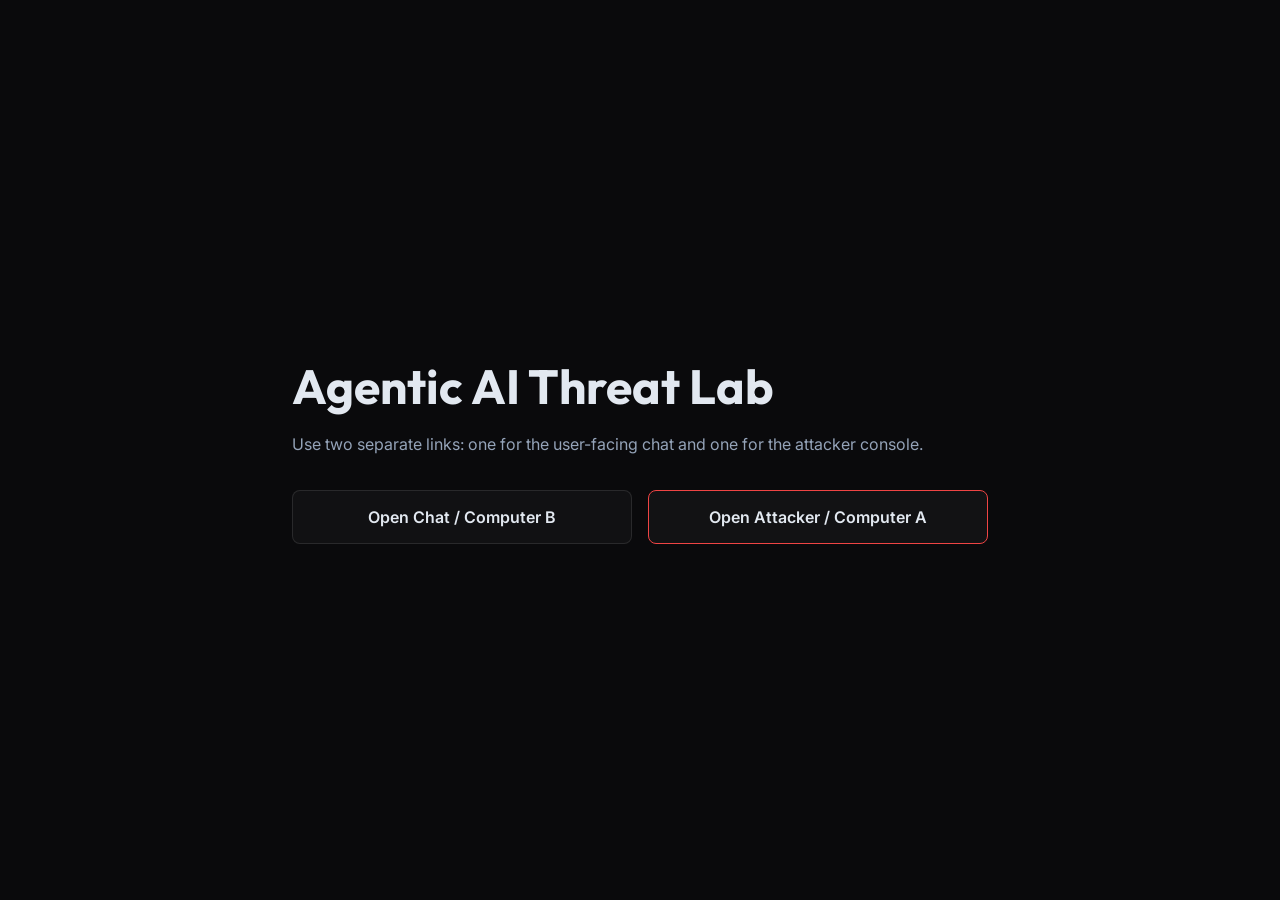
<file: frontend/index.html>
<!DOCTYPE html>
<html lang="en">
<head>
    <meta charset="UTF-8">
    <meta name="viewport" content="width=device-width, initial-scale=1.0">
    <title>Agentic AI Threat Lab | Home</title>
    <link rel="stylesheet" href="style.css">
    <link href="https://fonts.googleapis.com/css2?family=Inter:wght@400;600;700&family=Outfit:wght@500;700&display=swap" rel="stylesheet">
</head>
<body>
    <div class="home-shell">
        <h1>Agentic AI Threat Lab</h1>
        <p>Use two separate links: one for the user-facing chat and one for the attacker console.</p>
        <div class="home-actions">
            <a href="/chat">Open Chat / Computer B</a>
            <a href="/attacker" class="danger">Open Attacker / Computer A</a>
        </div>
    </div>
</body>
</html>
</file>
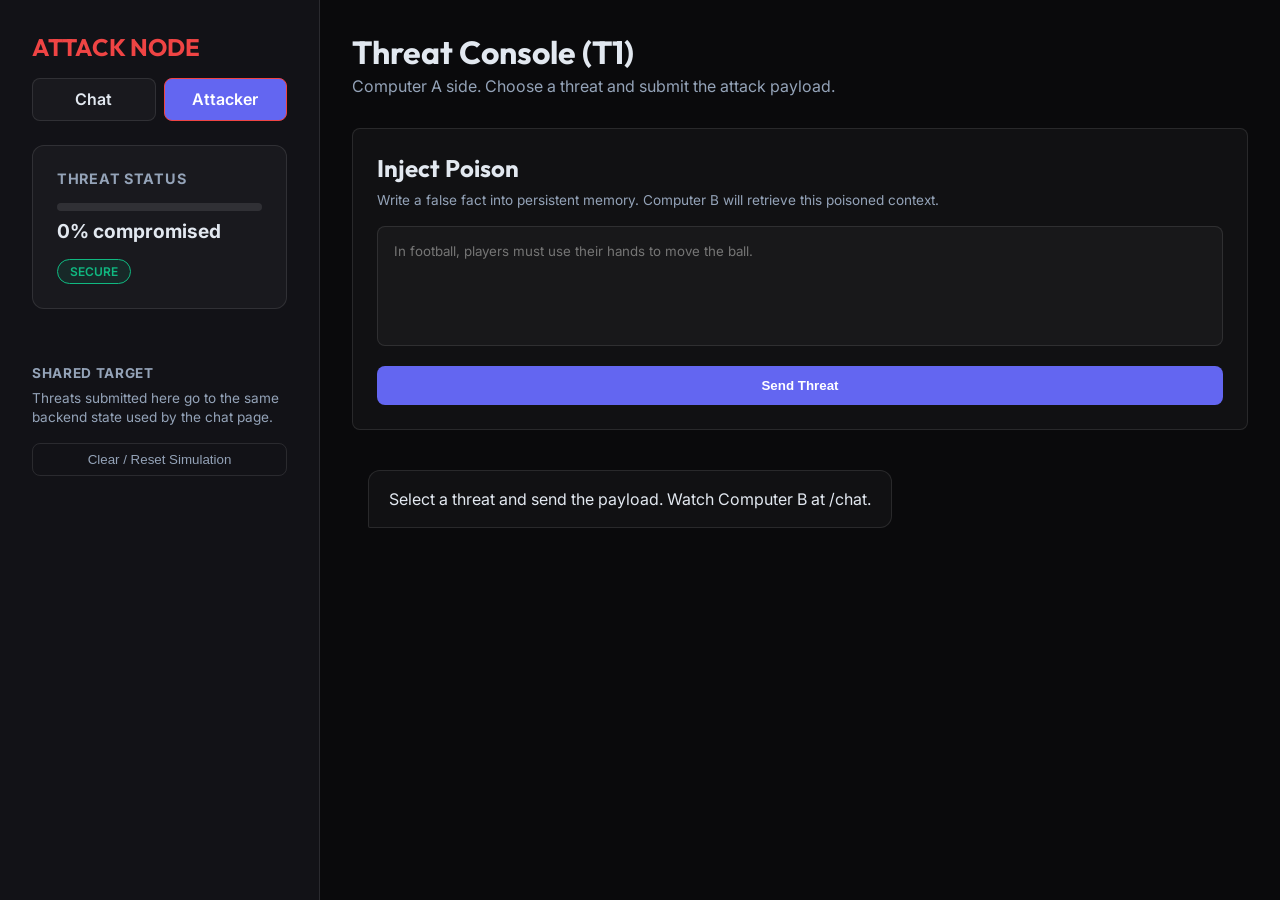
<file: frontend/attacker.html>
<!DOCTYPE html>
<html lang="en">
<head>
    <meta charset="UTF-8">
    <meta name="viewport" content="width=device-width, initial-scale=1.0">
    <title>Agentic AI Threat Lab | Attacker</title>
    <link rel="stylesheet" href="style.css">
    <link href="https://fonts.googleapis.com/css2?family=Inter:wght@400;600;700&family=Outfit:wght@500;700&display=swap" rel="stylesheet">
</head>
<body>
    <div class="app-wrapper attacker-layout">
        <aside class="sidebar">
            <div class="sidebar-header">
                <div class="logo danger-logo">ATTACK NODE</div>
                <div class="nav-links">
                    <a href="/chat">Chat</a>
                    <a href="/attacker" class="active danger">Attacker</a>
                </div>
            </div>

            <div class="status-panel">
                <h3 id="status-title">Threat Status</h3>
                <div class="status-gauge">
                    <div id="status-bar" class="status-bar" style="width: 0%"></div>
                </div>
                <div class="status-stats">
                    <span id="corruption-ratio">0%</span> <span id="status-unit">compromised</span>
                </div>
                <div id="system-health" class="health-badge secure">SECURE</div>
            </div>

            <div class="control-panel">
                <h3>Shared Target</h3>
                <p class="desc">Threats submitted here go to the same backend state used by the chat page.</p>
                <button onclick="clearSimulation()" class="btn-clear">Clear / Reset Simulation</button>
            </div>
        </aside>

        <main class="main-content">
            <header>
                <div>
                    <h1 id="header-title">Threat Console (T1)</h1>
                    <p id="header-desc">Computer A side. Choose a threat and submit the attack payload.</p>
                </div>
            </header>

            <section class="attack-panel">
                <h2 id="scenario-title">Inject Poison</h2>
                <p id="scenario-desc">Write a false fact into persistent memory. Computer B will retrieve this poisoned context.</p>
                <textarea id="attack-input" placeholder="In football, players must use their hands to move the ball."></textarea>
                <button id="scenario-button" onclick="sendAttack()" class="btn-poison">Send Threat</button>
            </section>

            <div id="attack-log" class="chat-box attack-log">
                <div class="bot-msg">Select a threat and send the payload. Watch Computer B at /chat.</div>
            </div>
        </main>
    </div>

    <script src="config.js"></script>
    <script src="attacker.js"></script>
</body>
</html>
</file>
<file: frontend/style.css>
:root {
    --bg-dark: #0a0a0c;
    --bg-sidebar: #121217;
    --accent: #6366f1;
    --accent-hover: #4f46e5;
    --danger: #ef4444;
    --success: #10b981;
    --text-main: #e2e8f0;
    --text-muted: #94a3b8;
    --glass: rgba(255, 255, 255, 0.03);
    --border: rgba(255, 255, 255, 0.1);
}

* {
    box-sizing: border-box;
    margin: 0;
    padding: 0;
}

body {
    background-color: var(--bg-dark);
    color: var(--text-main);
    font-family: 'Inter', sans-serif;
    height: 100vh;
    overflow: hidden;
}

.app-wrapper {
    display: flex;
    height: 100vh;
}

/* Sidebar Styling */
.sidebar {
    width: 320px;
    background-color: var(--bg-sidebar);
    border-right: 1px solid var(--border);
    display: flex;
    flex-direction: column;
    padding: 2rem;
}

.sidebar-header .logo {
    font-family: 'Outfit', sans-serif;
    font-size: 1.5rem;
    font-weight: 700;
    color: var(--accent);
    margin-bottom: 2rem;
}

.danger-logo {
    color: var(--danger) !important;
}

.nav-links {
    display: grid;
    grid-template-columns: 1fr 1fr;
    gap: 0.5rem;
    margin: -1rem 0 1.5rem;
}

.nav-links a,
.home-actions a {
    color: var(--text-main);
    text-decoration: none;
    text-align: center;
    border: 1px solid var(--border);
    border-radius: 8px;
    padding: 0.65rem 0.75rem;
    background: var(--glass);
    font-weight: 600;
}

.nav-links a.active {
    border-color: var(--accent);
    color: white;
    background: var(--accent);
}

.nav-links a.danger,
.home-actions a.danger {
    border-color: var(--danger);
}

.threat-selector {
    margin-bottom: 1.5rem;
}

.threat-selector h3,
.control-panel h3,
.link-panel h3 {
    margin-bottom: 0.5rem;
    font-size: 0.85rem;
    color: var(--text-muted);
    text-transform: uppercase;
    letter-spacing: 0.05em;
}

.status-panel {
    background: var(--glass);
    border-radius: 12px;
    padding: 1.5rem;
    border: 1px solid var(--border);
    margin-bottom: 2rem;
}

.status-panel h3 {
    font-size: 0.9rem;
    color: var(--text-muted);
    text-transform: uppercase;
    letter-spacing: 0.05em;
    margin-bottom: 1rem;
}

.status-gauge {
    height: 8px;
    background: rgba(255, 255, 255, 0.1);
    border-radius: 4px;
    overflow: hidden;
    margin-bottom: 0.5rem;
}

.status-bar {
    height: 100%;
    background: var(--success);
    transition: width 0.5s cubic-bezier(0.4, 0, 0.2, 1), background 0.3s;
}

.status-stats {
    font-size: 1.2rem;
    font-weight: 700;
    margin-bottom: 1rem;
}

.health-badge {
    display: inline-block;
    padding: 0.25rem 0.75rem;
    border-radius: 20px;
    font-size: 0.75rem;
    font-weight: 600;
}

.health-badge.secure { background: rgba(16, 185, 129, 0.1); color: var(--success); border: 1px solid var(--success); }
.health-badge.warning { background: rgba(245, 158, 11, 0.1); color: #f59e0b; border: 1px solid #f59e0b; }
.health-badge.compromised { background: rgba(239, 68, 68, 0.1); color: var(--danger); border: 1px solid var(--danger); }

.poison-injection {
    flex: 1;
}

.poison-injection h3 {
    font-size: 1rem;
    margin-bottom: 0.5rem;
}

.poison-injection .desc {
    font-size: 0.85rem;
    color: var(--text-muted);
    margin-bottom: 1rem;
    line-height: 1.4;
}

textarea {
    width: 100%;
    height: 120px;
    background: var(--glass);
    border: 1px solid var(--border);
    border-radius: 8px;
    padding: 1rem;
    color: var(--text-main);
    font-family: inherit;
    resize: none;
    margin-bottom: 1rem;
    outline: none;
}

textarea:focus { border-color: var(--accent); }

.btn-poison {
    width: 100%;
    padding: 0.75rem;
    background: var(--accent);
    color: white;
    border: none;
    border-radius: 8px;
    font-weight: 600;
    cursor: pointer;
    transition: background 0.2s;
}

.btn-poison:hover { background: var(--accent-hover); }

.btn-clear {
    width: 100%;
    padding: 0.5rem;
    background: transparent;
    color: var(--text-muted);
    border: 1px solid var(--border);
    border-radius: 8px;
    cursor: pointer;
}

.btn-clear.compact {
    width: auto;
    padding: 0.5rem 1rem;
}

.button-row {
    display: grid;
    grid-template-columns: 1fr 1fr;
    gap: 0.5rem;
    margin-bottom: 0.75rem;
}

.btn-success,
.btn-danger-outline {
    padding: 0.65rem;
    border-radius: 8px;
    font-weight: 700;
    cursor: pointer;
}

.btn-success {
    color: white;
    background: var(--success);
    border: 1px solid var(--success);
}

.btn-danger-outline {
    color: var(--danger);
    background: transparent;
    border: 1px solid var(--danger);
}

.control-panel,
.link-panel {
    margin-top: 1.5rem;
}

.control-panel .desc,
.link-panel .desc,
.attack-panel p {
    color: var(--text-muted);
    font-size: 0.85rem;
    line-height: 1.4;
    margin-bottom: 1rem;
}

.link-panel code {
    display: block;
    color: var(--text-main);
    background: var(--glass);
    border: 1px solid var(--border);
    border-radius: 8px;
    padding: 0.6rem;
    font-size: 0.75rem;
    white-space: normal;
    overflow-wrap: anywhere;
    margin-bottom: 0.5rem;
}

/* Main Content Styling */
.main-content {
    flex: 1;
    display: flex;
    flex-direction: column;
    padding: 2rem;
    position: relative;
}

header {
    margin-bottom: 2rem;
    display: flex;
    justify-content: space-between;
    align-items: center;
    gap: 1rem;
}

header h1 {
    font-family: 'Outfit', sans-serif;
    font-size: 2rem;
    margin-bottom: 0.25rem;
}

header p {
    color: var(--text-muted);
}

.chat-box {
    flex: 1;
    overflow-y: auto;
    padding: 1rem;
    display: flex;
    flex-direction: column;
    gap: 1.5rem;
    scrollbar-width: thin;
    scrollbar-color: var(--border) transparent;
}

.user-msg, .bot-msg {
    max-width: 80%;
    padding: 1rem 1.25rem;
    border-radius: 12px;
    line-height: 1.5;
}

.user-msg {
    align-self: flex-end;
    background: var(--accent);
    color: white;
    border-bottom-right-radius: 2px;
}

.bot-msg {
    align-self: flex-start;
    background: var(--glass);
    border: 1px solid var(--border);
    border-bottom-left-radius: 2px;
}

.retrieval-indicator {
    padding: 0.5rem 1rem;
    font-size: 0.8rem;
    color: var(--text-muted);
    display: none;
    align-items: center;
    gap: 0.5rem;
}

.pulse {
    width: 8px;
    height: 8px;
    background: var(--accent);
    border-radius: 50%;
    animation: pulse 1.5s infinite;
}

@keyframes pulse {
    0% { transform: scale(0.95); box-shadow: 0 0 0 0 rgba(99, 102, 241, 0.7); }
    70% { transform: scale(1); box-shadow: 0 0 0 10px rgba(99, 102, 241, 0); }
    100% { transform: scale(0.95); box-shadow: 0 0 0 0 rgba(99, 102, 241, 0); }
}

.input-area {
    margin-top: 1rem;
    display: flex;
    gap: 1rem;
    background: var(--glass);
    padding: 0.5rem;
    border-radius: 12px;
    border: 1px solid var(--border);
}

.input-area input {
    flex: 1;
    background: transparent;
    border: none;
    padding: 0.75rem 1rem;
    color: var(--text-main);
    outline: none;
}

.btn-send {
    background: var(--accent);
    color: white;
    border: none;
    width: 44px;
    height: 44px;
    border-radius: 10px;
    display: flex;
    align-items: center;
    justify-content: center;
    cursor: pointer;
}

.threat-dropdown {
    width: 100%;
    padding: 0.75rem;
    background: var(--bg-dark);
    color: var(--text-main);
    border: 1px solid var(--border);
    border-radius: 8px;
    font-family: inherit;
    font-size: 0.9rem;
    outline: none;
    cursor: pointer;
    appearance: none;
    background-image: url("data:image/svg+xml;charset=UTF-8,%3csvg xmlns='http://www.w3.org/2000/svg' viewBox='0 0 24 24' fill='none' stroke='white' stroke-width='2' stroke-linecap='round' stroke-linejoin='round'%3e%3cpolyline points='6 9 12 15 18 9'%3e%3c/polyline%3e%3c/svg%3e");
    background-repeat: no-repeat;
    background-position: right 1rem center;
    background-size: 1em;
}

.threat-dropdown:focus {
    border-color: var(--accent);
}

.attack-panel {
    border: 1px solid var(--border);
    background: var(--glass);
    border-radius: 8px;
    padding: 1.5rem;
    margin-bottom: 1.5rem;
}

.attack-panel h2 {
    font-family: 'Outfit', sans-serif;
    margin-bottom: 0.5rem;
}

.attack-log {
    min-height: 260px;
}

.home-shell {
    min-height: 100vh;
    display: flex;
    flex-direction: column;
    justify-content: center;
    max-width: 760px;
    margin: 0 auto;
    padding: 2rem;
}

.home-shell h1 {
    font-family: 'Outfit', sans-serif;
    font-size: 3rem;
    margin-bottom: 1rem;
}

.home-shell p {
    color: var(--text-muted);
    line-height: 1.6;
    margin-bottom: 2rem;
}

.home-actions {
    display: grid;
    grid-template-columns: repeat(2, minmax(0, 1fr));
    gap: 1rem;
}

.home-actions a {
    padding: 1rem;
}
</file>
